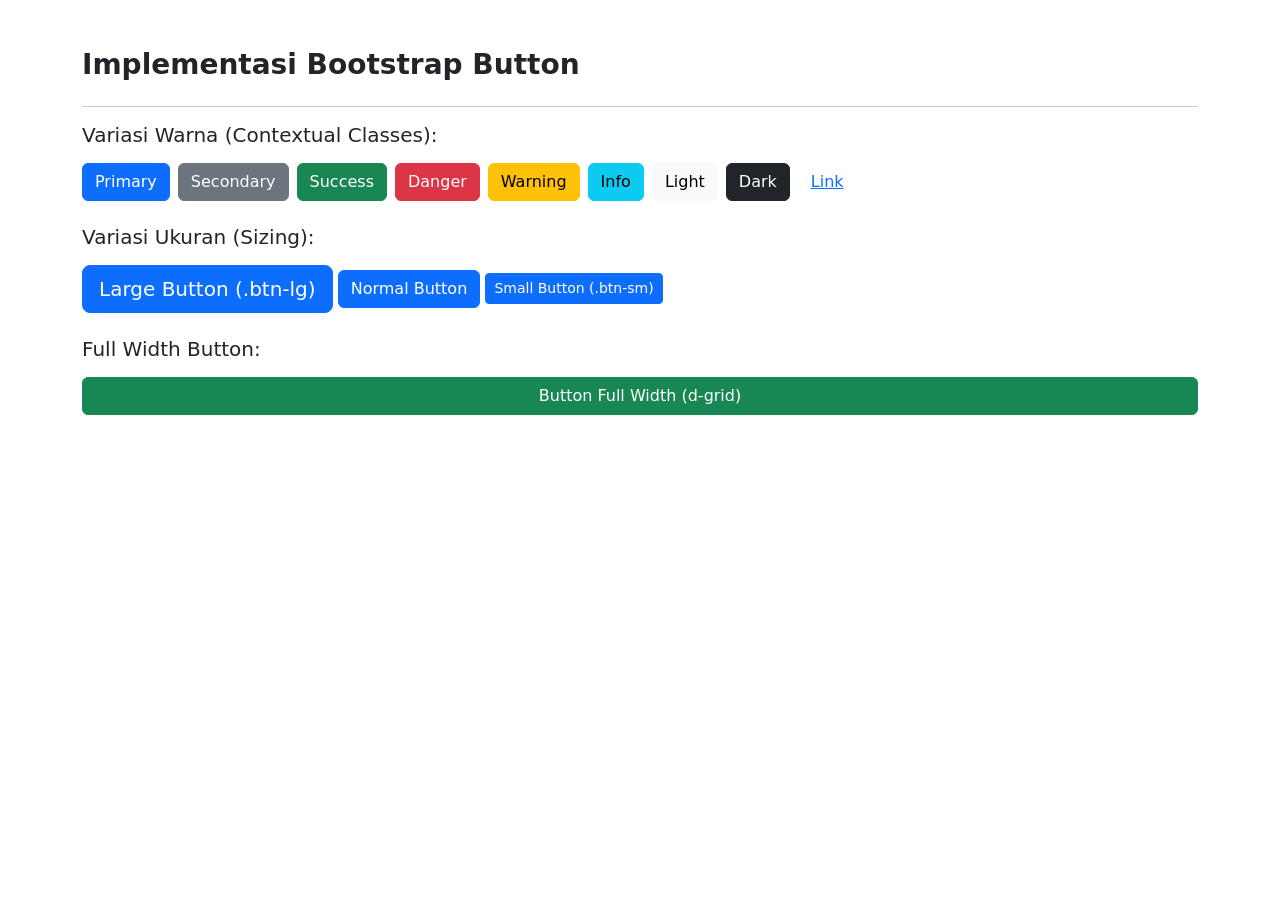
<file: MODUL-5/BootstrapButton.html>
<!doctype html>
<html lang="id">
  <head>
    <meta charset="UTF-8" />
    <meta name="viewport" content="width=device-width, initial-scale=1.0" />
    <title>Latihan Bootstrap Button - Aji Tri Prasetyo</title>
    <link
      href="https://cdn.jsdelivr.net/npm/bootstrap@5.3.0/dist/css/bootstrap.min.css"
      rel="stylesheet"
    />
  </head>
  <body>
    <div class="container mt-5 mb-5">
      <h3 class="fw-bold mb-4">Implementasi Bootstrap Button</h3>
      <hr />

      <h5 class="mb-3">Variasi Warna (Contextual Classes):</h5>
      <div class="d-flex flex-wrap gap-2 mb-4">
        <button type="button" class="btn btn-primary">Primary</button>
        <button type="button" class="btn btn-secondary">Secondary</button>
        <button type="button" class="btn btn-success">Success</button>
        <button type="button" class="btn btn-danger">Danger</button>
        <button type="button" class="btn btn-warning">Warning</button>
        <button type="button" class="btn btn-info">Info</button>
        <button type="button" class="btn btn-light">Light</button>
        <button type="button" class="btn btn-dark">Dark</button>
        <button type="button" class="btn btn-link">Link</button>
      </div>

      <h5 class="mb-3">Variasi Ukuran (Sizing):</h5>
      <div class="mb-4">
        <button type="button" class="btn btn-primary btn-lg">
          Large Button (.btn-lg)
        </button>
        <button type="button" class="btn btn-primary">Normal Button</button>
        <button type="button" class="btn btn-primary btn-sm">
          Small Button (.btn-sm)
        </button>
      </div>

      <h5 class="mb-3">Full Width Button:</h5>
      <div class="d-grid gap-2">
        <button class="btn btn-success" type="button">
          Button Full Width (d-grid)
        </button>
      </div>
    </div>

    <script src="https://cdn.jsdelivr.net/npm/bootstrap@5.3.0/dist/js/bootstrap.bundle.min.js"></script>
  </body>
</html>
</file>
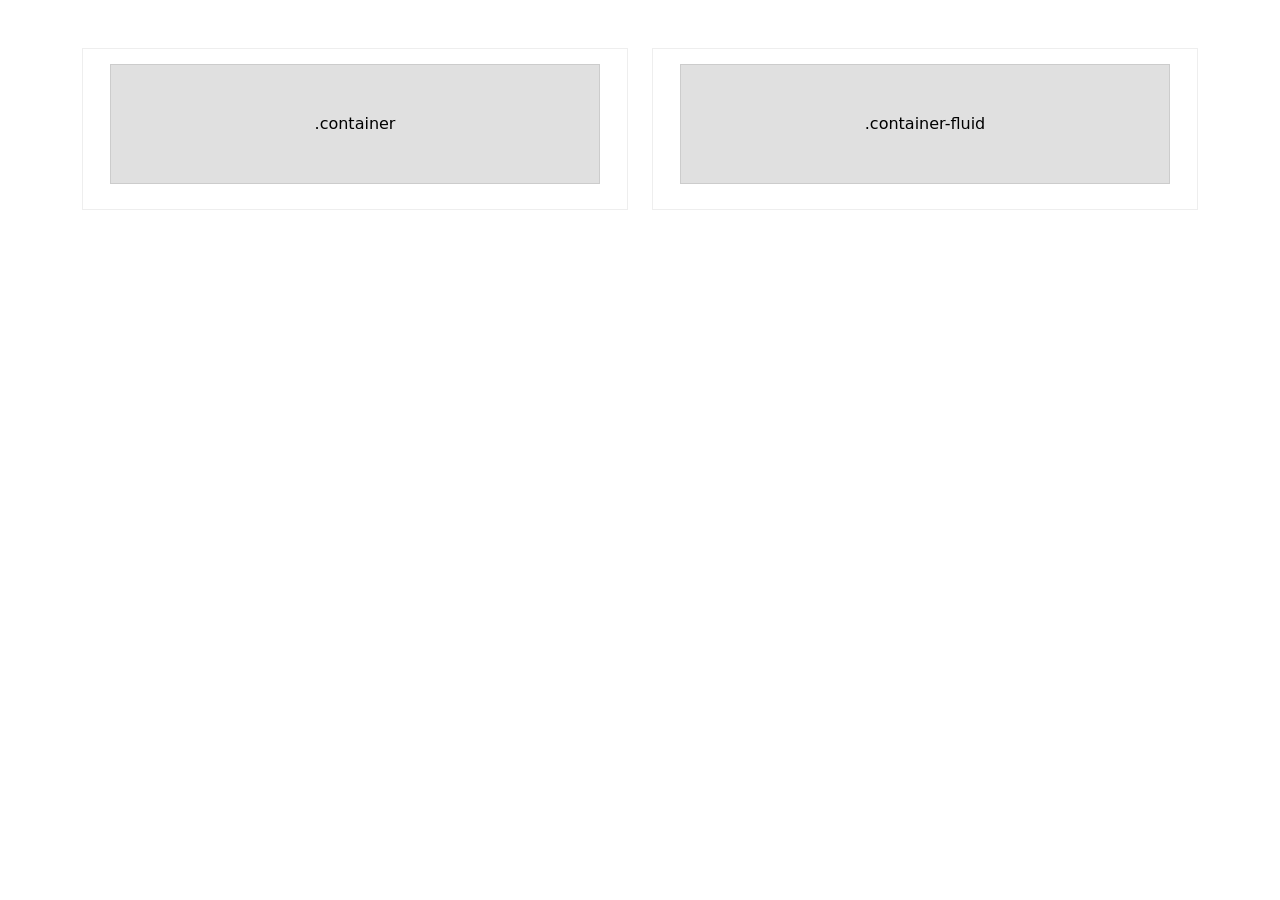
<file: MODUL-5/BootstrapContainer.html>
<!DOCTYPE html>
<html lang="id">
<head>
    <meta charset="UTF-8">
    <meta name="viewport" content="width=device-width, initial-scale=1.0">
    <title>Container Comparison - Aji Tri Prasetyo</title>
    <link href="https://cdn.jsdelivr.net/npm/bootstrap@5.3.0/dist/css/bootstrap.min.css" rel="stylesheet">
    
    <style>
       
        .demo-box {
            background-color: #e0e0e0; 
            height: 120px;
            display: flex;
            align-items: center;
            justify-content: center;
            border: 1px solid #ccc;
            font-weight: 500;
            color: #000;
            margin-bottom: 10px;
        }
        .frame-container {
            border: 1px solid #eee;
            padding: 15px;
            background-color: #fff;
        }
        .label-text {
            font-size: 0.9rem;
            margin-bottom: 15px;
        }
    </style>
</head>
<body>

<div class="container mt-5">
    <div class="row">
        <div class="col-6">
            <div class="frame-container">
                <div class="container">
                    <div class="demo-box">.container</div>
                </div>
            </div>
        </div>

        <div class="col-6">
            <div class="frame-container">
                <div class="container-fluid">
                    <div class="demo-box">.container-fluid</div>
                </div>
            </div>
        </div>
    </div>

<script src="https://cdn.jsdelivr.net/npm/bootstrap@5.3.0/dist/js/bootstrap.bundle.min.js"></script>
</body>
</html>
</file>
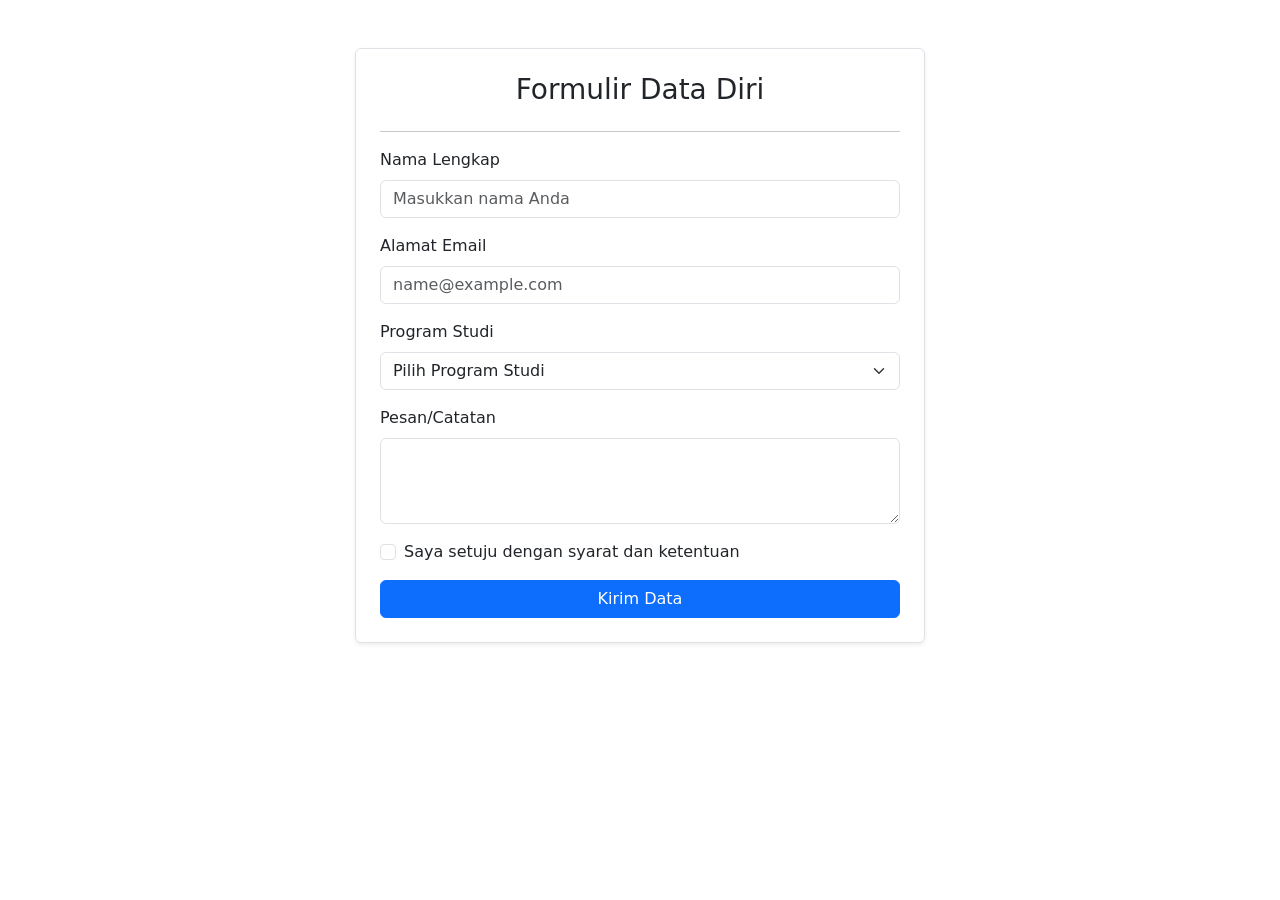
<file: MODUL-5/BootstrapForm.html>
<!doctype html>
<html lang="id">
  <head>
    <meta charset="UTF-8" />
    <meta name="viewport" content="width=device-width, initial-scale=1.0" />
    <title>Latihan Bootstrap Form - Aji Tri Prasetyo</title>
    <link
      href="https://cdn.jsdelivr.net/npm/bootstrap@5.3.0/dist/css/bootstrap.min.css"
      rel="stylesheet"
    />
  </head>
  <body>
    <div class="container mt-5">
      <div class="row justify-content-center">
        <div class="col-md-6 border p-4 shadow-sm rounded">
          <h3 class="text-center mb-4">Formulir Data Diri</h3>
          <hr />

          <form>
            <div class="mb-3">
              <label for="nama" class="form-label">Nama Lengkap</label>
              <input
                type="text"
                class="form-control"
                id="nama"
                placeholder="Masukkan nama Anda"
              />
            </div>

            <div class="mb-3">
              <label for="email" class="form-label">Alamat Email</label>
              <input
                type="email"
                class="form-control"
                id="email"
                placeholder="name@example.com"
              />
            </div>

            <div class="mb-3">
              <label for="prodi" class="form-label">Program Studi</label>
              <select class="form-select" id="prodi">
                <option selected>Pilih Program Studi</option>
                <option value="S1-IF">S1 Informatika</option>
                <option value="S1-SI">S1 Sistem Informasi</option>
                <option value="S1-TE">S1 Teknik Elektro</option>
              </select>
            </div>

            <div class="mb-3">
              <label for="pesan" class="form-label">Pesan/Catatan</label>
              <textarea class="form-control" id="pesan" rows="3"></textarea>
            </div>

            <div class="mb-3 form-check">
              <input type="checkbox" class="form-check-input" id="setuju" />
              <label class="form-check-label" for="setuju"
                >Saya setuju dengan syarat dan ketentuan</label
              >
            </div>

            <button type="submit" class="btn btn-primary w-100">
              Kirim Data
            </button>
          </form>
        </div>
      </div>
    </div>

    <script src="https://cdn.jsdelivr.net/npm/bootstrap@5.3.0/dist/js/bootstrap.bundle.min.js"></script>
  </body>
</html>
</file>
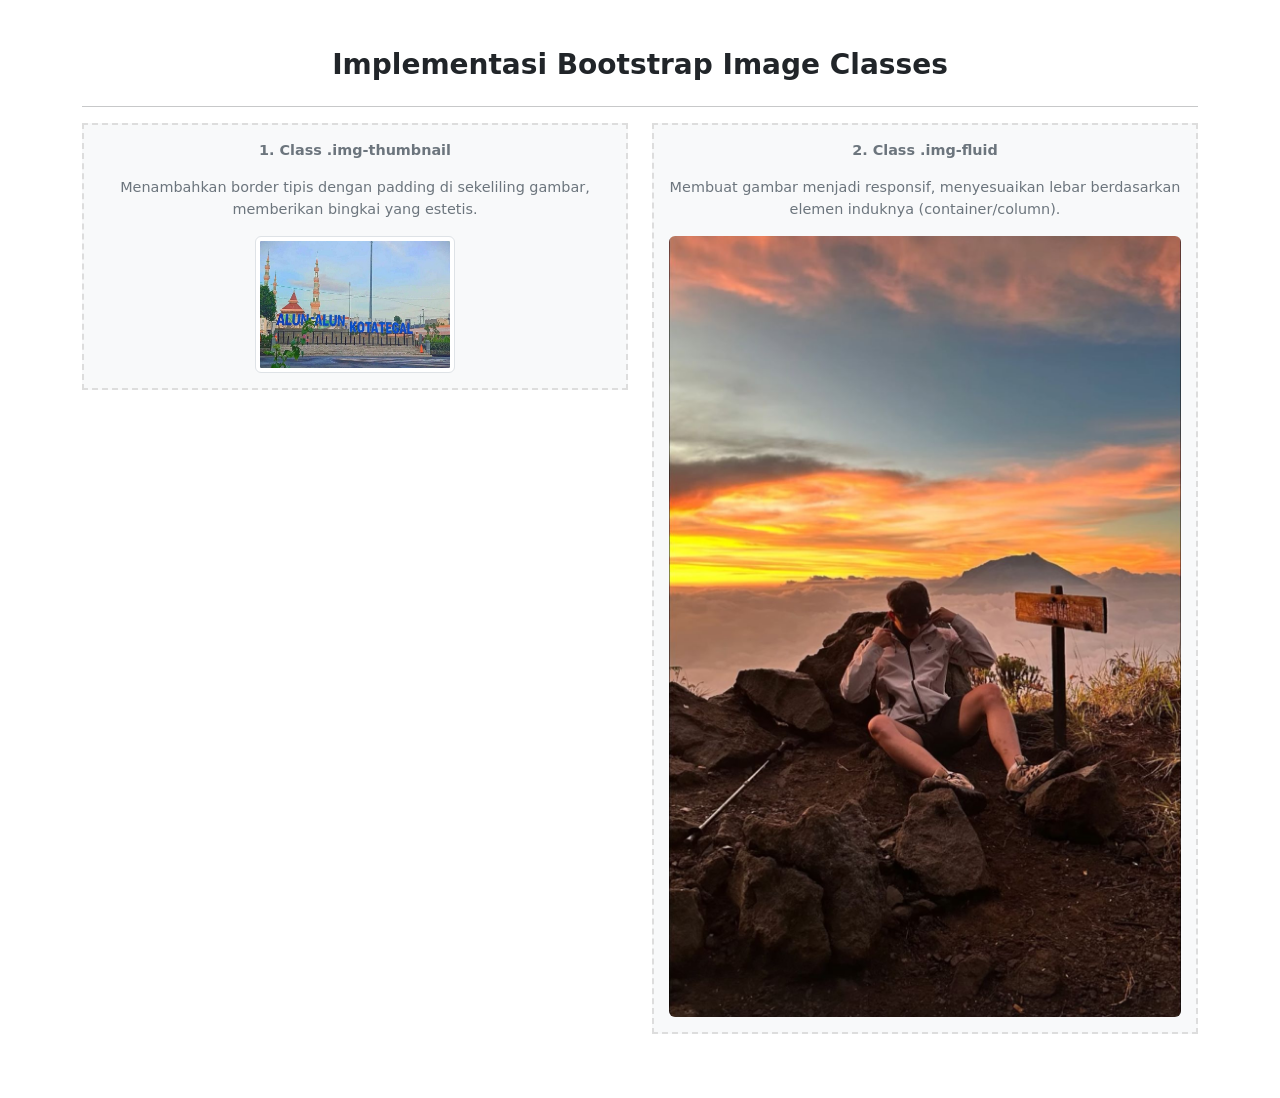
<file: MODUL-5/BootstrapImage.html>
<!doctype html>
<html lang="id">
  <head>
    <meta charset="UTF-8" />
    <meta name="viewport" content="width=device-width, initial-scale=1.0" />
    <title>Latihan Bootstrap Image - Aji Tri Prasetyo</title>
    <link
      href="https://cdn.jsdelivr.net/npm/bootstrap@5.3.0/dist/css/bootstrap.min.css"
      rel="stylesheet"
    />
    <style>
      /* CSS tambahan agar visualisasi lebih rapi saat latihan */
      .demo-box {
        border: 2px dashed #ddd;
        padding: 15px;
        background-color: #f8f9fa;
      }
      .img-label {
        font-size: 0.9rem;
        color: #6c757d;
      }
    </style>
  </head>
  <body>
    <div class="container mt-5 mb-5">
      <h3 class="text-center fw-bold mb-4">
        Implementasi Bootstrap Image Classes
      </h3>
      <hr />

      <div class="row">
        <div class="col-md-6 mb-3">
          <div class="demo-box text-center">
            <p class="img-label fw-bold">1. Class .img-thumbnail</p>
            <p class="img-label">
              Menambahkan border tipis dengan padding di sekeliling gambar,
              memberikan bingkai yang estetis.
            </p>
            <img
              src="tegal.jpeg"
              class="img-thumbnail"
              alt="Tegal"
              style="width: 200px"
            />
          </div>
        </div>

        <div class="col-md-6 mb-3">
          <div class="demo-box text-center">
            <p class="img-label fw-bold">2. Class .img-fluid</p>
            <p class="img-label">
              Membuat gambar menjadi responsif, menyesuaikan lebar berdasarkan
              elemen induknya (container/column).
            </p>
            <img src="foto-arvan-2.jpg" class="img-fluid rounded" alt="Arvan" />
          </div>
        </div>
      </div>
    </div>

    <script src="https://cdn.jsdelivr.net/npm/bootstrap@5.3.0/dist/js/bootstrap.bundle.min.js"></script>
  </body>
</html>
</file>
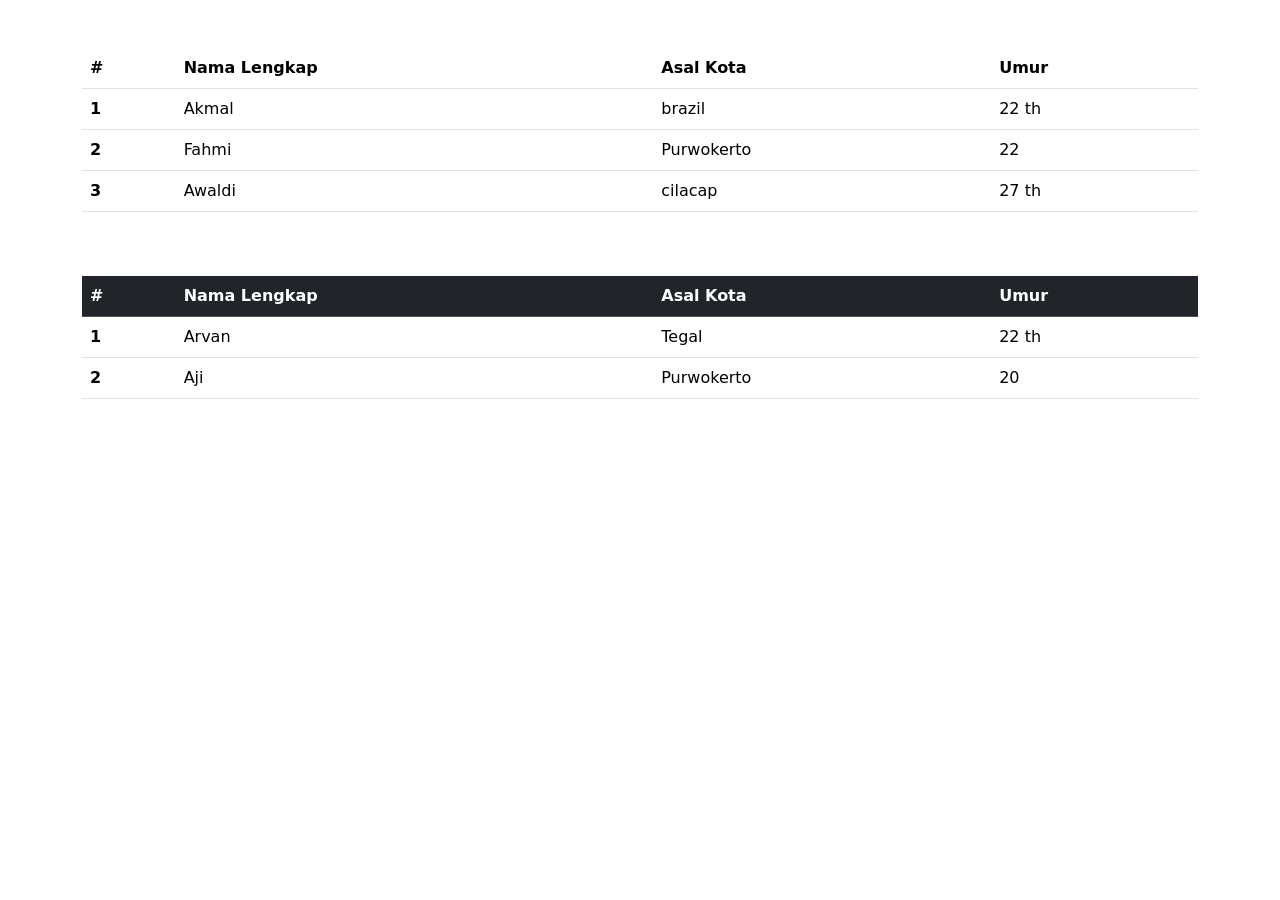
<file: MODUL-5/Bootstraptable.html>
<!doctype html>
<html lang="id">
  <head>
    <meta charset="UTF-8" />
    <meta name="viewport" content="width=device-width, initial-scale=1.0" />
    <title>Tabel Bootstrap - Aji Tri Prasetyo</title>
    <link
      href="https://cdn.jsdelivr.net/npm/bootstrap@5.3.0/dist/css/bootstrap.min.css"
      rel="stylesheet"
    />
  </head>
  <body>
    <div class="container mt-5">
      <table class="table table-hover">
        <thead>
          <tr>
            <th scope="col">#</th>
            <th scope="col">Nama Lengkap</th>
            <th scope="col">Asal Kota</th>
            <th scope="col">Umur</th>
          </tr>
        </thead>
        <tbody>
          <tr>
            <th scope="row">1</th>
            <td>Akmal</td>
            <td>brazil</td>
            <td>22 th</td>
          </tr>
          <tr>
            <th scope="row">2</th>
            <td>Fahmi</td>
            <td>Purwokerto</td>
            <td>22</td>
          </tr>
          <tr>
            <th scope="row">3</th>
            <td>Awaldi</td>
            <td>cilacap</td>
            <td>27 th</td>
          </tr>
        </tbody>
      </table>

      <br /><br />

      <table class="table">
        <thead class="table-dark">
          <tr>
            <th scope="col">#</th>
            <th scope="col">Nama Lengkap</th>
            <th scope="col">Asal Kota</th>
            <th scope="col">Umur</th>
          </tr>
        </thead>
        <tbody>
          <tr>
            <th scope="row">1</th>
            <td>Arvan</td>
            <td>Tegal</td>
            <td>22 th</td>
          </tr>
          <tr>
            <th scope="row">2</th>
            <td>Aji</td>
            <td>Purwokerto</td>
            <td>20</td>
          </tr>
        </tbody>
      </table>
    </div>

    <script src="https://cdn.jsdelivr.net/npm/bootstrap@5.3.0/dist/js/bootstrap.bundle.min.js"></script>
  </body>
</html>
</file>
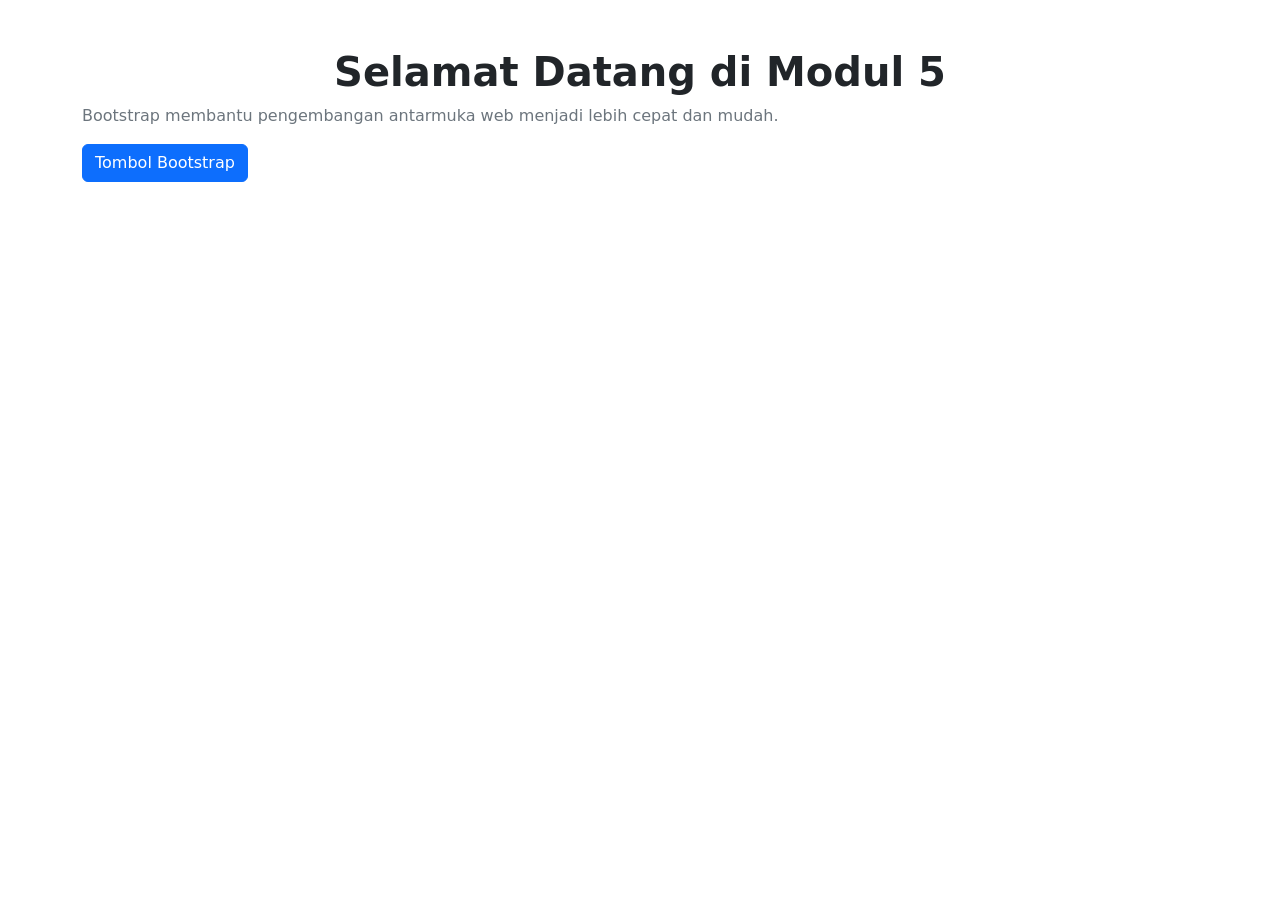
<file: MODUL-5/PenerapanBootstrap.html>
<!DOCTYPE html>
<html lang="id">
<head>
    <meta charset="UTF-8">
    <meta name="viewport" content="width=device-width, initial-scale=1.0">
    <title>Latihan Modul 5 - Bootstrap</title>

    <link href="https://cdn.jsdelivr.net/npm/bootstrap@5.3.0/dist/css/bootstrap.min.css" rel="stylesheet" integrity="sha384-9ndCyUaIbzAi2FUVXJi0CjmCapSmO7SnpJef0486qhLnuZ2cdeRh002iuK6FUUVM" crossorigin="anonymous">
</head>
<body>

    <div class="container mt-5">
        <h1 class="text-center fw-bold">Selamat Datang di Modul 5</h1>
        <p class="text-secondary">Bootstrap membantu pengembangan antarmuka web menjadi lebih cepat dan mudah.</p>
        
        <button class="btn btn-primary">Tombol Bootstrap</button>
    </div>

    <script src="https://code.jquery.com/jquery-3.7.0.min.js" integrity="sha256-2Pmvv0kuTBOenSvLm6bvfBSSHrUJ+3A7x6P5Ebd07/g=" crossorigin="anonymous"></script>

    <script src="https://cdn.jsdelivr.net/npm/bootstrap@5.3.0/dist/js/bootstrap.bundle.min.js" integrity="sha384-geWF76RCwLtnZ8qwWowPQNguL3RmwHVBC9FhGdlKrxdiJJigb/j/68SIy3Te4Bkz" crossorigin="anonymous"></script>

</body>
</html>
</file>
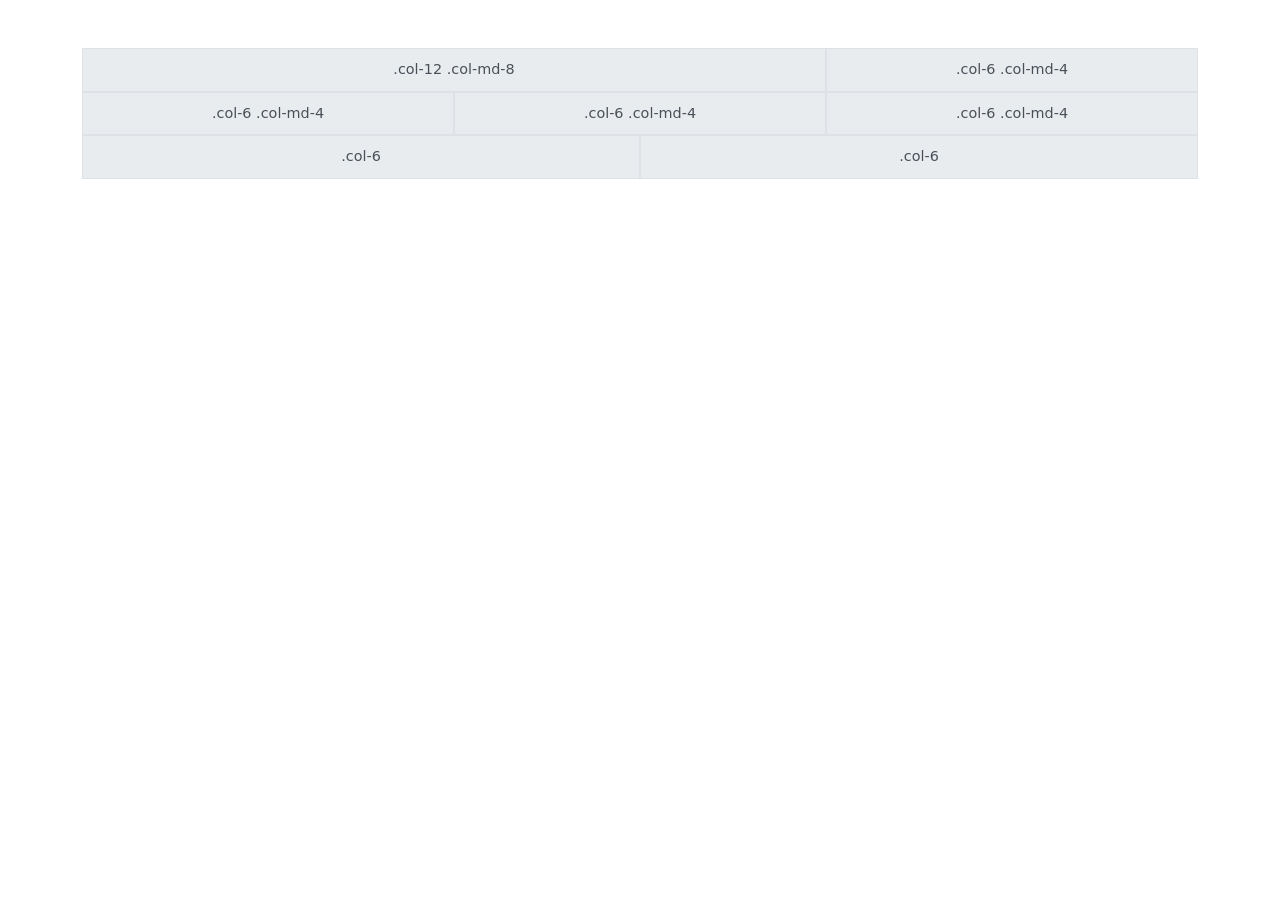
<file: MODUL-5/PenerapanGrid.html>
<!DOCTYPE html>
<html lang="id">
<head>
    <meta charset="UTF-8">
    <meta name="viewport" content="width=device-width, initial-scale=1.0">
    <title>Bootstrap Grid Rapat - Aji Tri Prasetyo</title>
    <link href="https://cdn.jsdelivr.net/npm/bootstrap@5.3.0/dist/css/bootstrap.min.css" rel="stylesheet">
    
    <style>
        .grid-demo-box {
            background-color: #e9ecef; 
            border: 1px solid #dee2e6;
            padding: 10px;
            text-align: center;
            color: #495057;
            font-size: 0.9rem;
        }
    </style>
</head>
<body>

<div class="container mt-5">
    <div class="row g-0">
        <div class="col-12 col-md-8">
            <div class="grid-demo-box">.col-12 .col-md-8</div>
        </div>
        <div class="col-6 col-md-4">
            <div class="grid-demo-box">.col-6 .col-md-4</div>
        </div>
    </div>

    <div class="row g-0">
        <div class="col-6 col-md-4">
            <div class="grid-demo-box">.col-6 .col-md-4</div>
        </div>
        <div class="col-6 col-md-4">
            <div class="grid-demo-box">.col-6 .col-md-4</div>
        </div>
        <div class="col-6 col-md-4">
            <div class="grid-demo-box">.col-6 .col-md-4</div>
        </div>
    </div>

    <div class="row g-0">
        <div class="col-6">
            <div class="grid-demo-box">.col-6</div>
        </div>
        <div class="col-6">
            <div class="grid-demo-box">.col-6</div>
        </div>
    </div>

<script src="https://cdn.jsdelivr.net/npm/bootstrap@5.3.0/dist/js/bootstrap.bundle.min.js"></script>
</body>
</html>
</file>
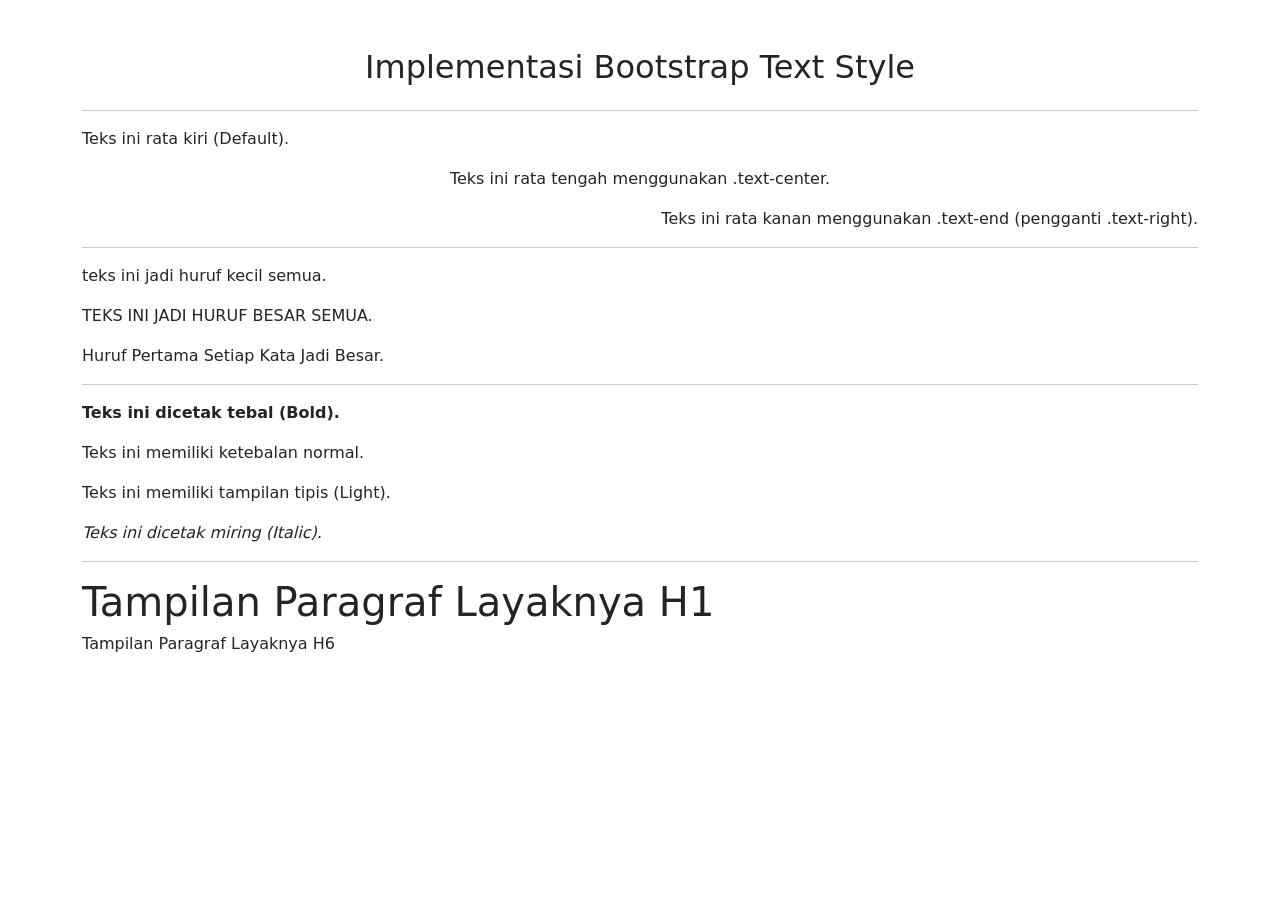
<file: MODUL-5/textstlye.html>
<!doctype html>
<html lang="id">
  <head>
    <meta charset="UTF-8" />
    <meta name="viewport" content="width=device-width, initial-scale=1.0" />
    <title>Latihan Text Style - Aji Tri Prasetyo</title>
    <link
      href="https://cdn.jsdelivr.net/npm/bootstrap@5.3.0/dist/css/bootstrap.min.css"
      rel="stylesheet"
    />
  </head>
  <body>
    <div class="container mt-5">
      <h2 class="text-center mb-4">Implementasi Bootstrap Text Style</h2>
      <hr />

      <p class="text-start">Teks ini rata kiri (Default).</p>
      <p class="text-center">Teks ini rata tengah menggunakan .text-center.</p>
      <p class="text-end">
        Teks ini rata kanan menggunakan .text-end (pengganti .text-right).
      </p>

      <hr />

      <p class="text-lowercase">TEKS INI JADI HURUF KECIL SEMUA.</p>
      <p class="text-uppercase">teks ini jadi huruf besar semua.</p>
      <p class="text-capitalize">huruf pertama setiap kata jadi besar.</p>

      <hr />

      <p class="fw-bold">Teks ini dicetak tebal (Bold).</p>
      <p class="fw-normal">Teks ini memiliki ketebalan normal.</p>
      <p class="fw-light">Teks ini memiliki tampilan tipis (Light).</p>
      <p class="fst-italic">Teks ini dicetak miring (Italic).</p>

      <hr />

      <p class="h1">Tampilan Paragraf Layaknya H1</p>
      <p class="h6">Tampilan Paragraf Layaknya H6</p>
    </div>

    <script src="https://cdn.jsdelivr.net/npm/bootstrap@5.3.0/dist/js/bootstrap.bundle.min.js"></script>
  </body>
</html>
</file>
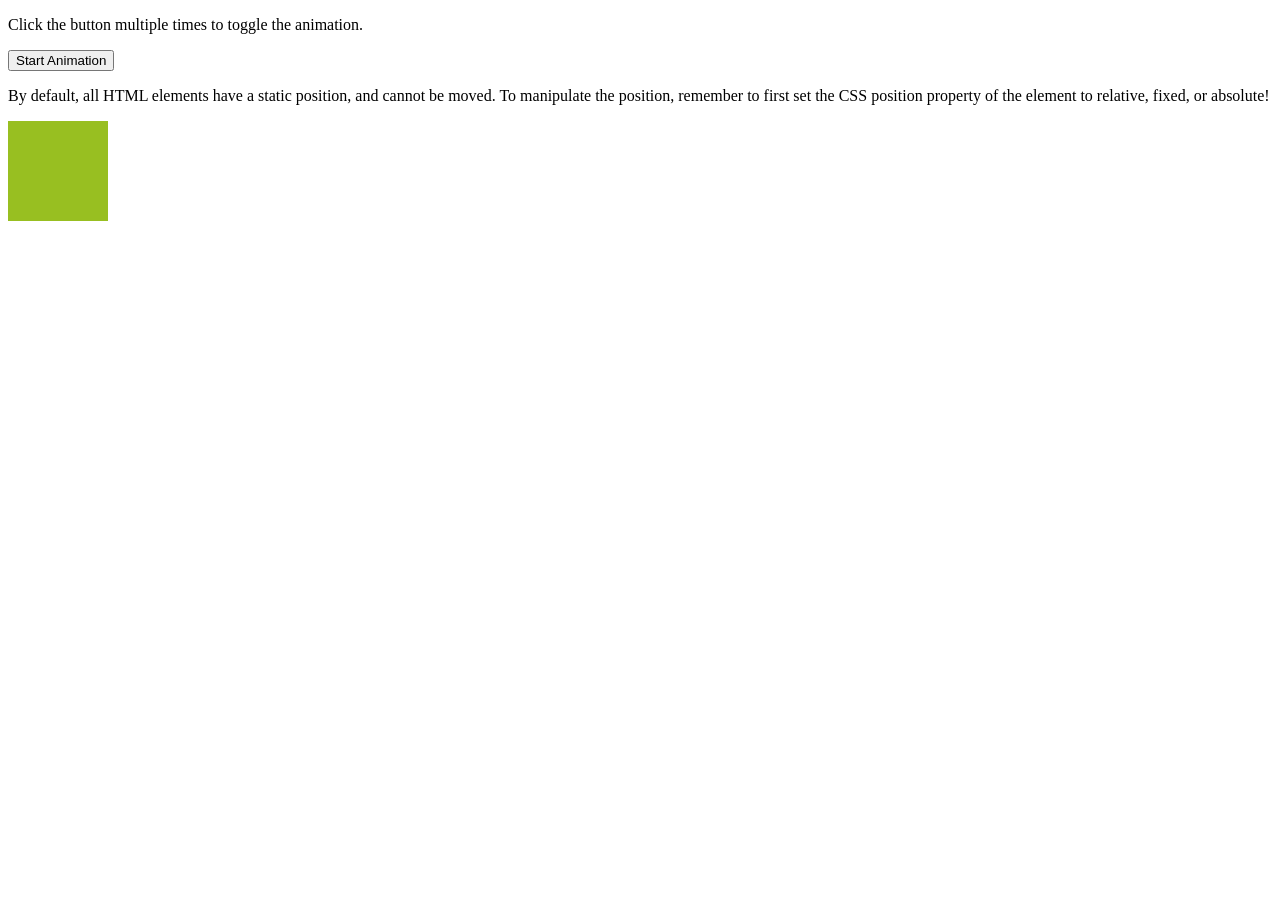
<file: MODUL-6/animasi.html>
<!DOCTYPE html> 
<html> 
 
<head> 
  <script src="https://code.jquery.com/jquery-3.7.1.min.js"></script> 
  <script> 
    $(document).ready(function() { 
      $("button").click(function() { 
        $("div").animate({ 
          height: 'toggle' 
        }); 
      }); 
    }); 
  </script> 
</head> 
 
<body> 
 
  <p>Click the button multiple times to toggle the animation.</p> 
  <button>Start Animation</button> 
  <p>By default, all HTML elements have a static position, and cannot be moved. 
To manipulate the position, remember to first set the CSS position property of 
the element to relative, fixed, or absolute!</p> 
    <div style="background:#98bf21; height:100px; width:100px; position:absolute;"> 
    </div> 
    
</body> 
</html>
</file>
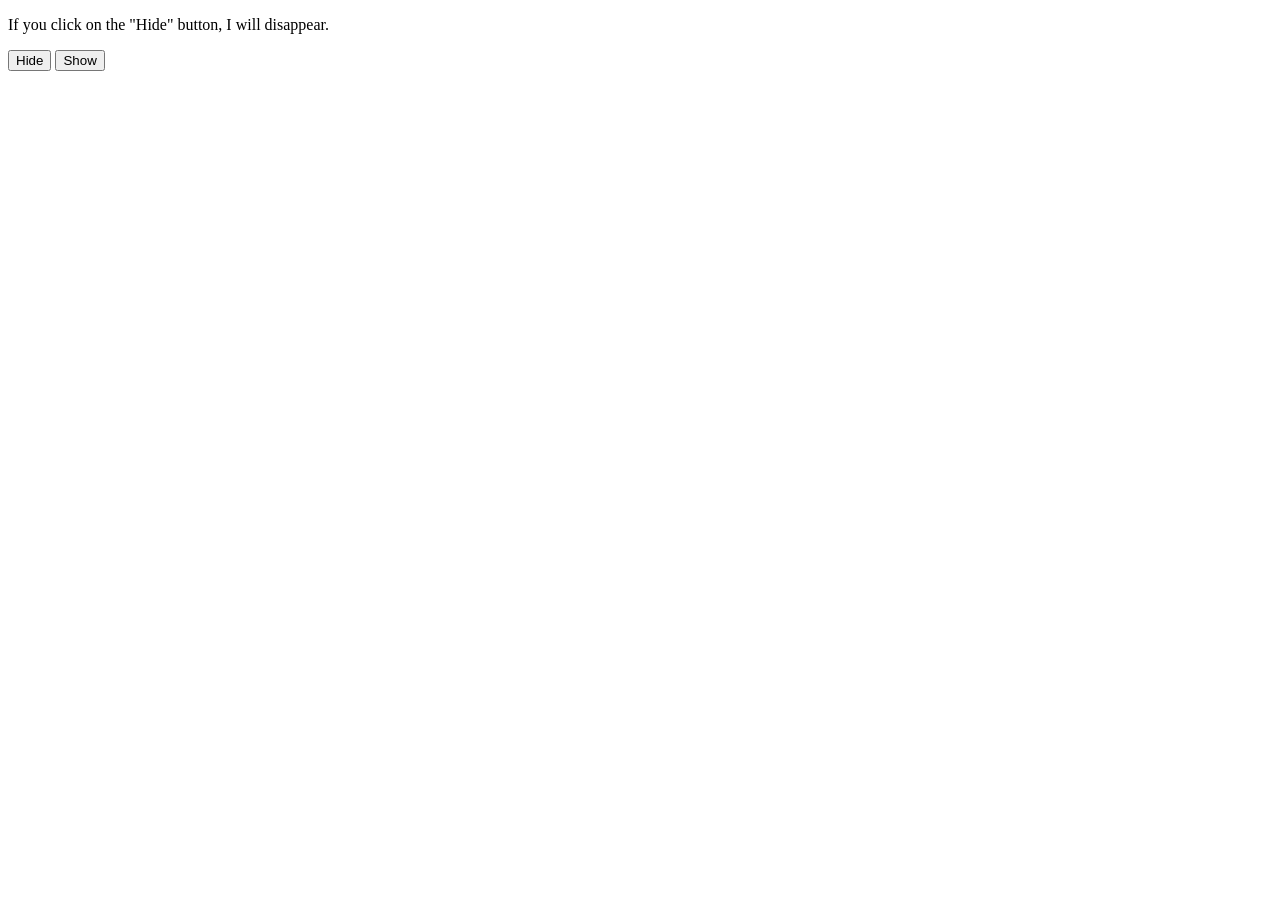
<file: MODUL-6/efek.html>
<!DOCTYPE html> 
<html> 
 
<head> 
  <script src="https://code.jquery.com/jquery-3.7.1.min.js"></script> 
  <script> 
    $(document).ready(function() { 
      $("#hide").click(function() { 
        $("p").hide(); 
      }); 
      $("#show").click(function() { 
        $("p").show(); 
      }); 
    }); 
  </script> 
</head> 
 
<body> 
 
  <p>If you click on the "Hide" button, I will disappear.</p> 
  <button id="hide">Hide</button> 
  <button id="show">Show</button> 
 
</body> 
 
</html>
</file>
